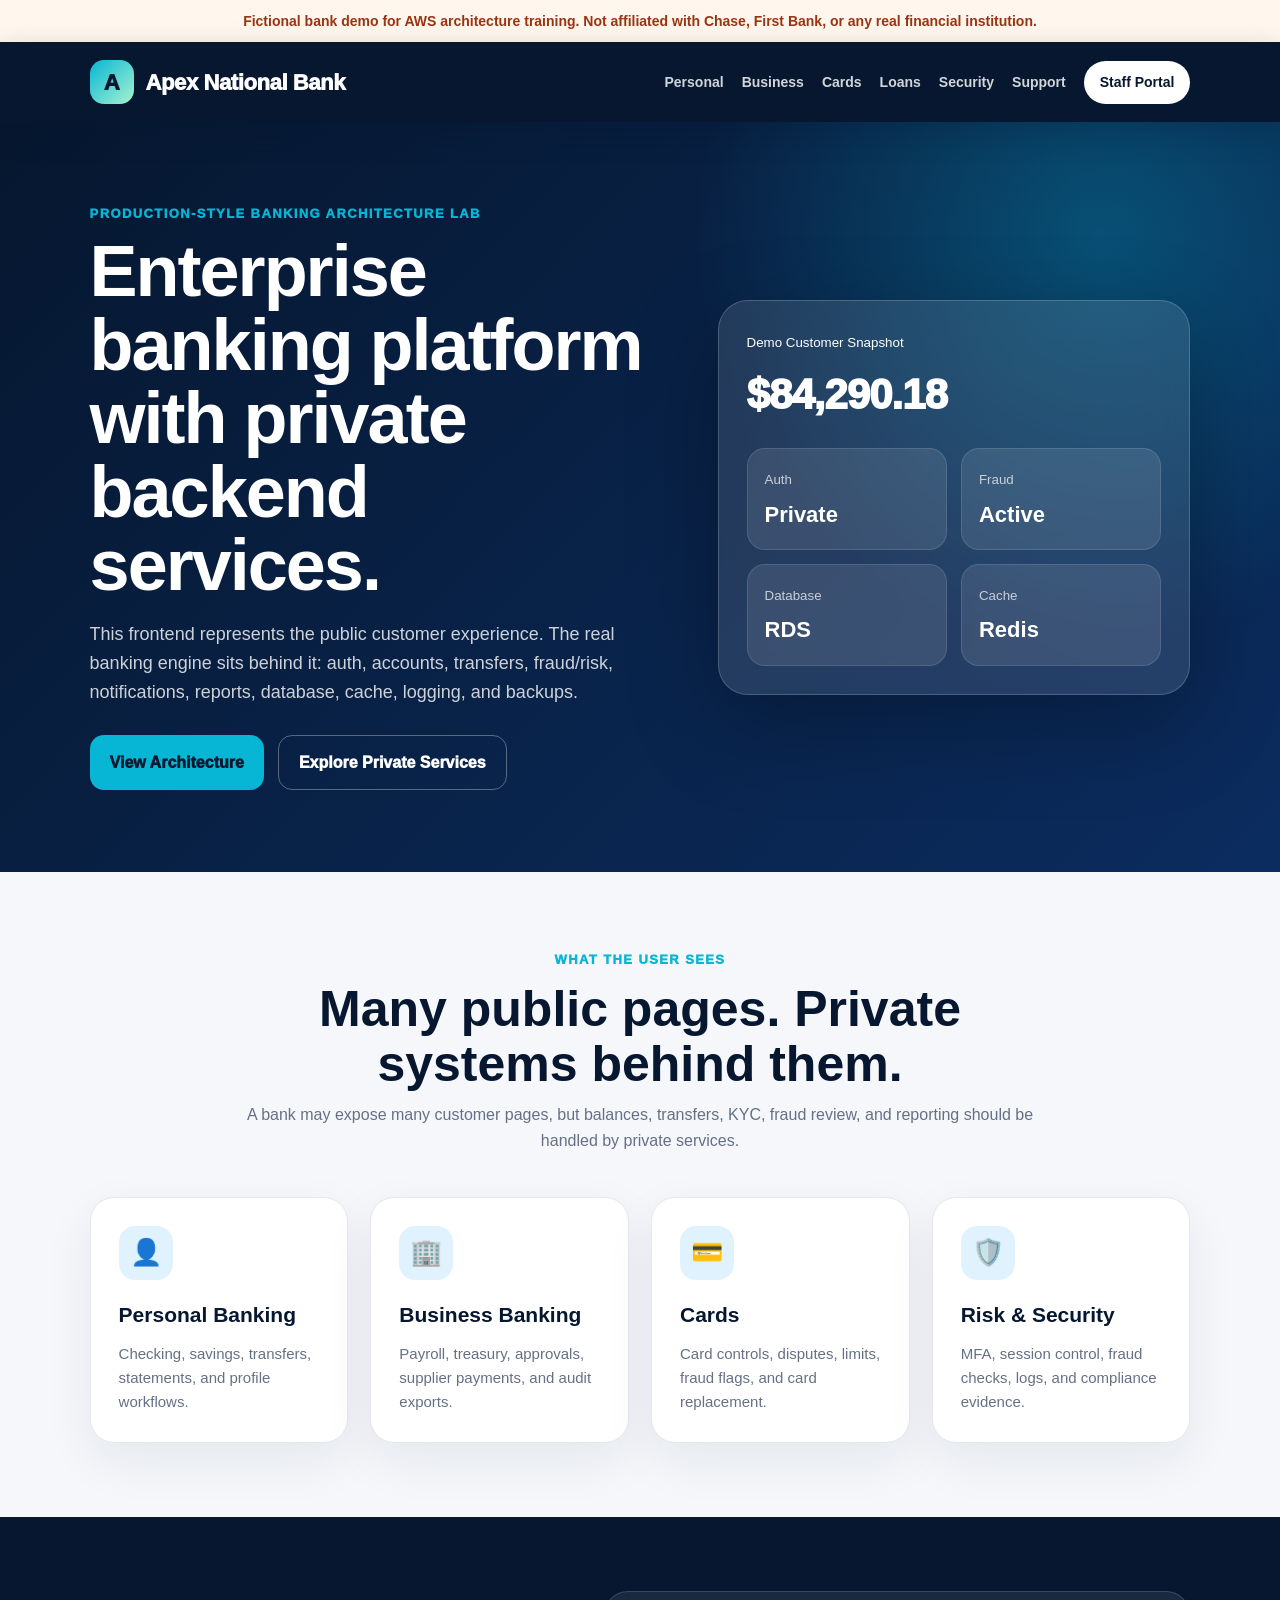
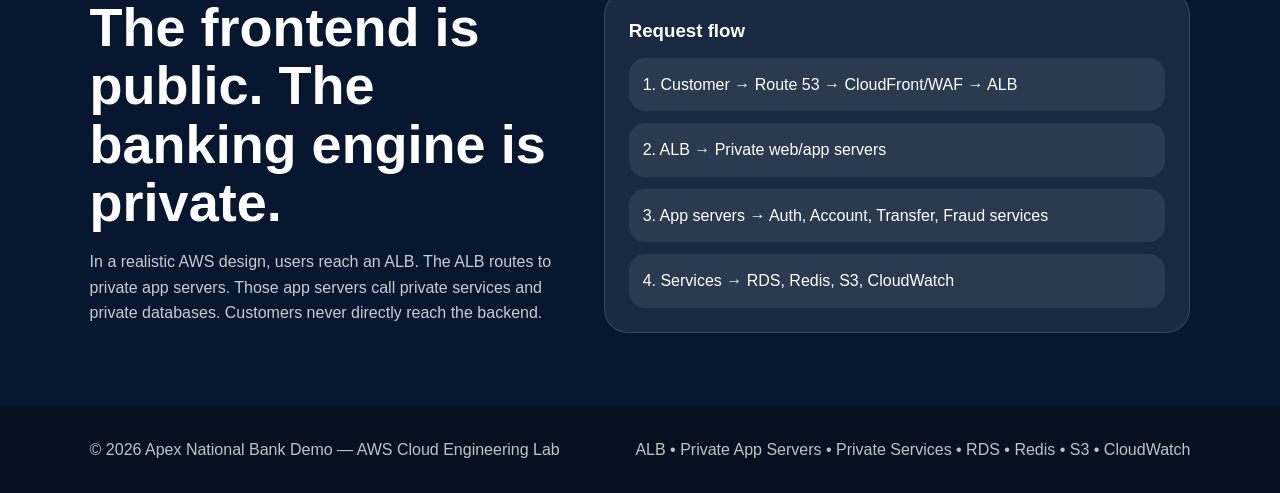
<file: web-frontend/index.html>
<!DOCTYPE html>
<html lang="en">
<head>
  <meta charset="UTF-8"><meta name="viewport" content="width=device-width, initial-scale=1.0">
  <title>Apex National Bank | Enterprise Platform</title>
  <link rel="stylesheet" href="assets/css/styles.css">
</head>
<body>
  <div class="lab-banner">Fictional bank demo for AWS architecture training. Not affiliated with Chase, First Bank, or any real financial institution.</div>
  <nav class="navbar">
  <a class="brand" href="index.html"><span class="brand-badge">A</span>Apex National Bank</a>
  <div class="nav-links">
    <a href="personal.html">Personal</a>
    <a href="business.html">Business</a>
    <a href="cards.html">Cards</a>
    <a href="loans.html">Loans</a>
    <a href="security.html">Security</a>
    <a href="support.html">Support</a>
    <a class="login" href="staff-portal-placeholder.html">Staff Portal</a>
  </div>
</nav>
  
<section class="hero">
  <div>
    <div class="eyebrow">Production-style banking architecture lab</div>
    <h1>Enterprise banking platform with private backend services.</h1>
    <p>This frontend represents the public customer experience. The real banking engine sits behind it: auth, accounts, transfers, fraud/risk, notifications, reports, database, cache, logging, and backups.</p>
    <div class="actions">
      <a class="btn btn-primary" href="architecture.html">View Architecture</a>
      <a class="btn btn-outline" href="services.html">Explore Private Services</a>
    </div>
  </div>
  <div class="glass-card">
    <small>Demo Customer Snapshot</small>
    <div class="balance">$84,290.18</div>
    <div class="kpi-grid">
      <div class="kpi"><small>Auth</small><strong>Private</strong></div>
      <div class="kpi"><small>Fraud</small><strong>Active</strong></div>
      <div class="kpi"><small>Database</small><strong>RDS</strong></div>
      <div class="kpi"><small>Cache</small><strong>Redis</strong></div>
    </div>
  </div>
</section>
<section class="section">
  <div class="section-title">
    <span class="eyebrow">What the user sees</span>
    <h2>Many public pages. Private systems behind them.</h2>
    <p>A bank may expose many customer pages, but balances, transfers, KYC, fraud review, and reporting should be handled by private services.</p>
  </div>
  <div class="grid-4">
    <div class="card"><div class="icon">👤</div><h3>Personal Banking</h3><p>Checking, savings, transfers, statements, and profile workflows.</p></div>
    <div class="card"><div class="icon">🏢</div><h3>Business Banking</h3><p>Payroll, treasury, approvals, supplier payments, and audit exports.</p></div>
    <div class="card"><div class="icon">💳</div><h3>Cards</h3><p>Card controls, disputes, limits, fraud flags, and card replacement.</p></div>
    <div class="card"><div class="icon">🛡️</div><h3>Risk & Security</h3><p>MFA, session control, fraud checks, logs, and compliance evidence.</p></div>
  </div>
</section>
<section class="arch-band">
  <div>
    <h2>The frontend is public. The banking engine is private.</h2>
    <p>In a realistic AWS design, users reach an ALB. The ALB routes to private app servers. Those app servers call private services and private databases. Customers never directly reach the backend.</p>
  </div>
  <div class="flow-panel">
    <h3>Request flow</h3>
    <div class="flow-row">1. Customer → Route 53 → CloudFront/WAF → ALB</div>
    <div class="flow-row">2. ALB → Private web/app servers</div>
    <div class="flow-row">3. App servers → Auth, Account, Transfer, Fraud services</div>
    <div class="flow-row">4. Services → RDS, Redis, S3, CloudWatch</div>
  </div>
</section>

  <footer>
  <div>© 2026 Apex National Bank Demo — AWS Cloud Engineering Lab</div>
  <div>ALB • Private App Servers • Private Services • RDS • Redis • S3 • CloudWatch</div>
</footer>
  <script src="assets/js/app.js"></script>
</body>
</html>
</file>
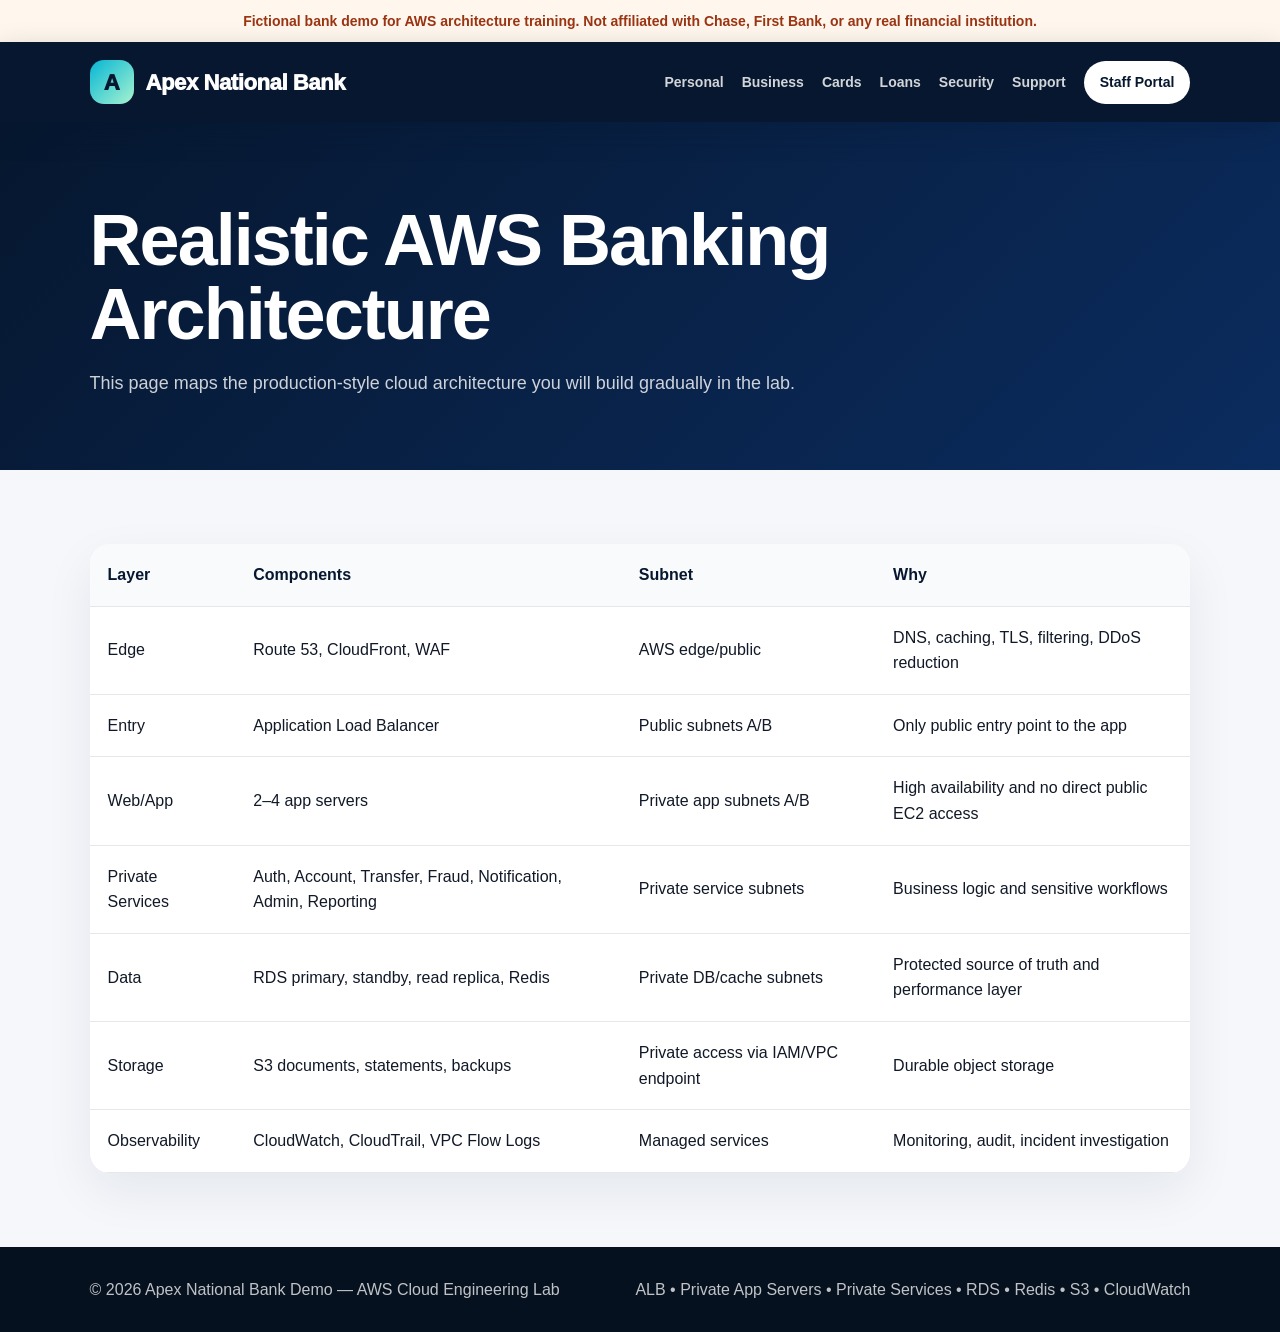
<file: web-frontend/architecture.html>
<!DOCTYPE html>
<html lang="en">
<head>
  <meta charset="UTF-8"><meta name="viewport" content="width=device-width, initial-scale=1.0">
  <title>Architecture | Apex National Bank</title>
  <link rel="stylesheet" href="assets/css/styles.css">
</head>
<body>
  <div class="lab-banner">Fictional bank demo for AWS architecture training. Not affiliated with Chase, First Bank, or any real financial institution.</div>
  <nav class="navbar">
  <a class="brand" href="index.html"><span class="brand-badge">A</span>Apex National Bank</a>
  <div class="nav-links">
    <a href="personal.html">Personal</a>
    <a href="business.html">Business</a>
    <a href="cards.html">Cards</a>
    <a href="loans.html">Loans</a>
    <a href="security.html">Security</a>
    <a href="support.html">Support</a>
    <a class="login" href="staff-portal-placeholder.html">Staff Portal</a>
  </div>
</nav>
  
<section class="page-header"><h1>Realistic AWS Banking Architecture</h1><p>This page maps the production-style cloud architecture you will build gradually in the lab.</p></section>
<section class="section">
<table class="table">
<thead><tr><th>Layer</th><th>Components</th><th>Subnet</th><th>Why</th></tr></thead>
<tbody>
<tr><td>Edge</td><td>Route 53, CloudFront, WAF</td><td>AWS edge/public</td><td>DNS, caching, TLS, filtering, DDoS reduction</td></tr>
<tr><td>Entry</td><td>Application Load Balancer</td><td>Public subnets A/B</td><td>Only public entry point to the app</td></tr>
<tr><td>Web/App</td><td>2–4 app servers</td><td>Private app subnets A/B</td><td>High availability and no direct public EC2 access</td></tr>
<tr><td>Private Services</td><td>Auth, Account, Transfer, Fraud, Notification, Admin, Reporting</td><td>Private service subnets</td><td>Business logic and sensitive workflows</td></tr>
<tr><td>Data</td><td>RDS primary, standby, read replica, Redis</td><td>Private DB/cache subnets</td><td>Protected source of truth and performance layer</td></tr>
<tr><td>Storage</td><td>S3 documents, statements, backups</td><td>Private access via IAM/VPC endpoint</td><td>Durable object storage</td></tr>
<tr><td>Observability</td><td>CloudWatch, CloudTrail, VPC Flow Logs</td><td>Managed services</td><td>Monitoring, audit, incident investigation</td></tr>
</tbody>
</table>
</section>

  <footer>
  <div>© 2026 Apex National Bank Demo — AWS Cloud Engineering Lab</div>
  <div>ALB • Private App Servers • Private Services • RDS • Redis • S3 • CloudWatch</div>
</footer>
  <script src="assets/js/app.js"></script>
</body>
</html>
</file>
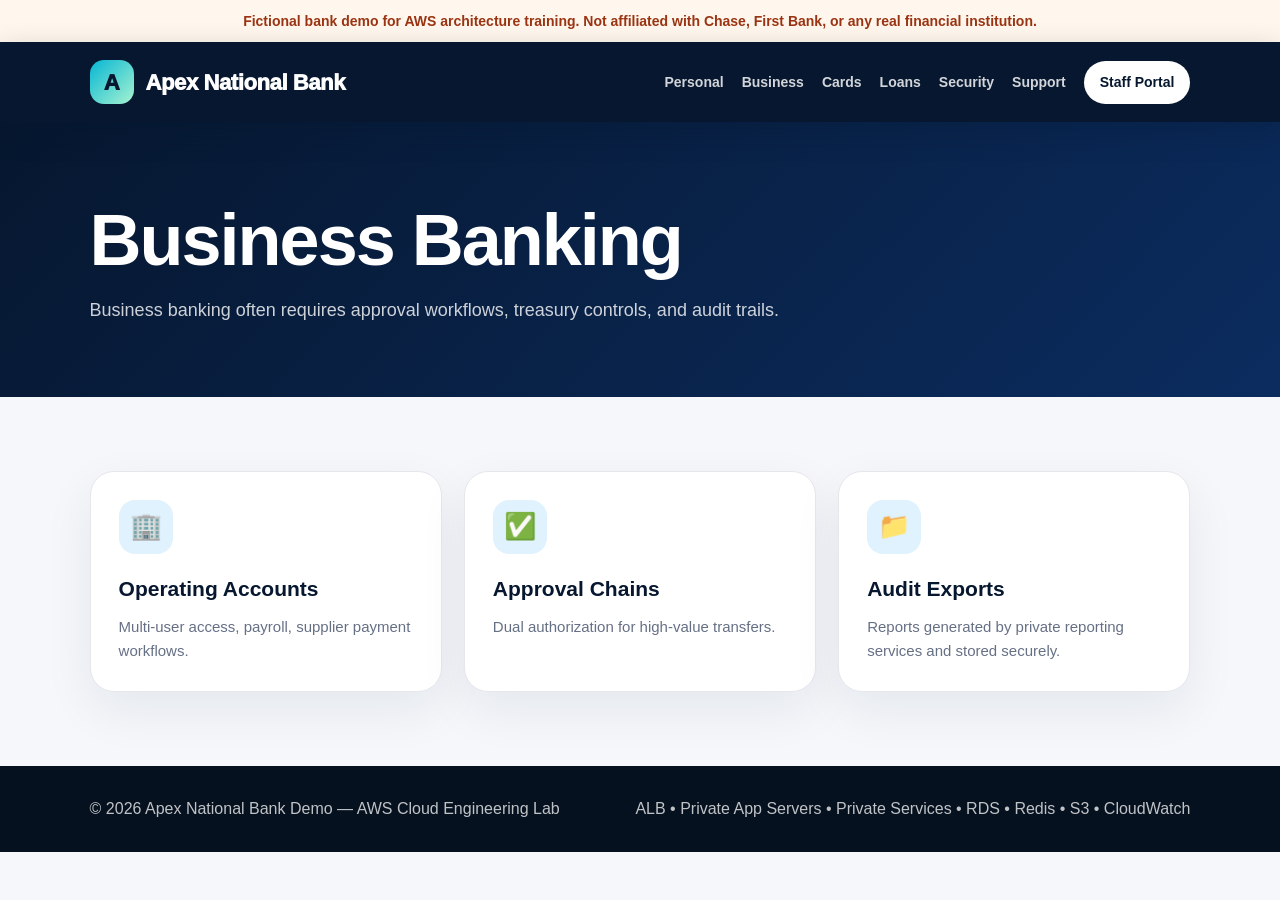
<file: web-frontend/business.html>
<!DOCTYPE html>
<html lang="en">
<head>
  <meta charset="UTF-8"><meta name="viewport" content="width=device-width, initial-scale=1.0">
  <title>Business Banking | Apex National Bank</title>
  <link rel="stylesheet" href="assets/css/styles.css">
</head>
<body>
  <div class="lab-banner">Fictional bank demo for AWS architecture training. Not affiliated with Chase, First Bank, or any real financial institution.</div>
  <nav class="navbar">
  <a class="brand" href="index.html"><span class="brand-badge">A</span>Apex National Bank</a>
  <div class="nav-links">
    <a href="personal.html">Personal</a>
    <a href="business.html">Business</a>
    <a href="cards.html">Cards</a>
    <a href="loans.html">Loans</a>
    <a href="security.html">Security</a>
    <a href="support.html">Support</a>
    <a class="login" href="staff-portal-placeholder.html">Staff Portal</a>
  </div>
</nav>
  
<section class="page-header"><h1>Business Banking</h1><p>Business banking often requires approval workflows, treasury controls, and audit trails.</p></section>
<section class="section"><div class="grid-3">
<div class="card"><div class="icon">🏢</div><h3>Operating Accounts</h3><p>Multi-user access, payroll, supplier payment workflows.</p></div>
<div class="card"><div class="icon">✅</div><h3>Approval Chains</h3><p>Dual authorization for high-value transfers.</p></div>
<div class="card"><div class="icon">📁</div><h3>Audit Exports</h3><p>Reports generated by private reporting services and stored securely.</p></div>
</div></section>

  <footer>
  <div>© 2026 Apex National Bank Demo — AWS Cloud Engineering Lab</div>
  <div>ALB • Private App Servers • Private Services • RDS • Redis • S3 • CloudWatch</div>
</footer>
  <script src="assets/js/app.js"></script>
</body>
</html>
</file>
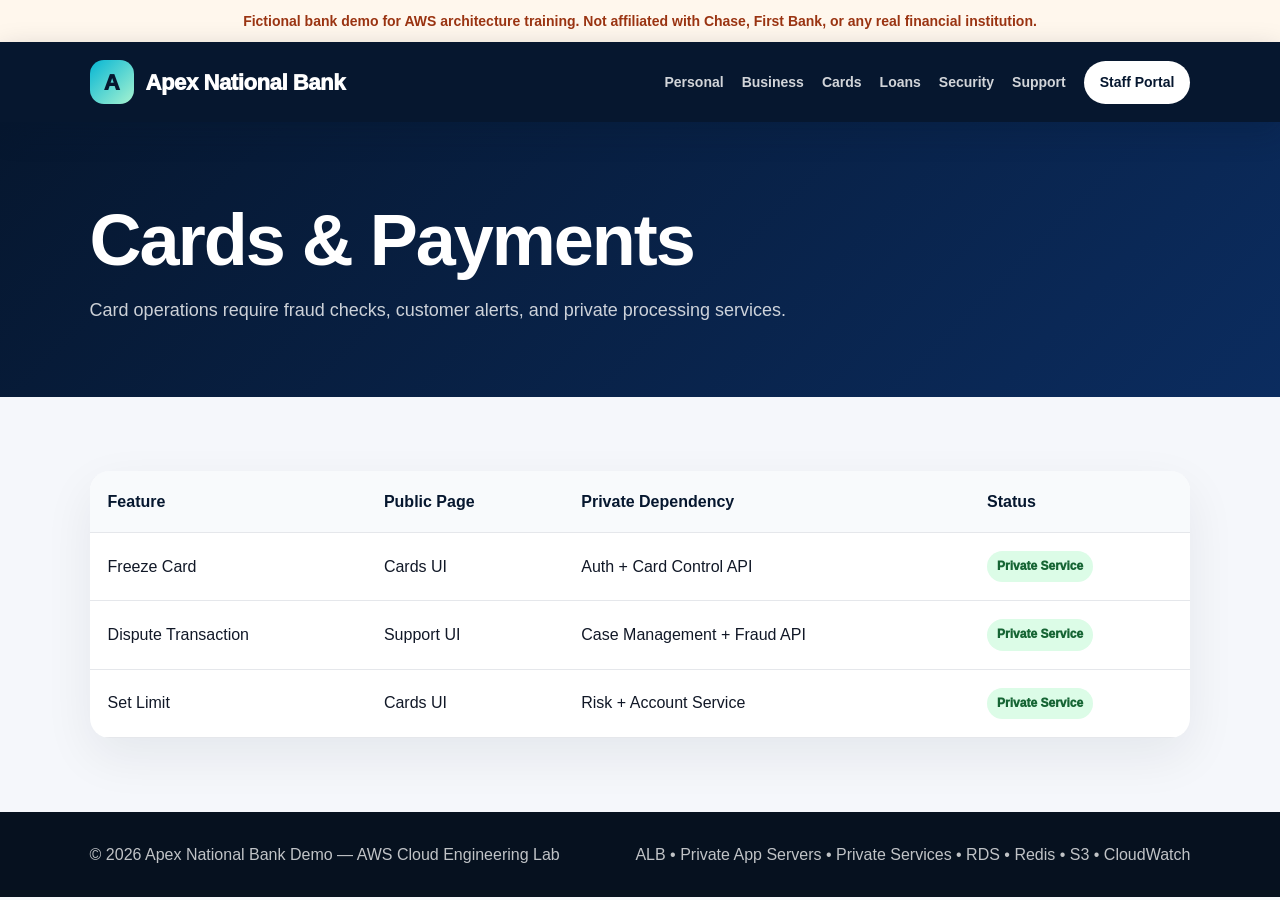
<file: web-frontend/cards.html>
<!DOCTYPE html>
<html lang="en">
<head>
  <meta charset="UTF-8"><meta name="viewport" content="width=device-width, initial-scale=1.0">
  <title>Cards | Apex National Bank</title>
  <link rel="stylesheet" href="assets/css/styles.css">
</head>
<body>
  <div class="lab-banner">Fictional bank demo for AWS architecture training. Not affiliated with Chase, First Bank, or any real financial institution.</div>
  <nav class="navbar">
  <a class="brand" href="index.html"><span class="brand-badge">A</span>Apex National Bank</a>
  <div class="nav-links">
    <a href="personal.html">Personal</a>
    <a href="business.html">Business</a>
    <a href="cards.html">Cards</a>
    <a href="loans.html">Loans</a>
    <a href="security.html">Security</a>
    <a href="support.html">Support</a>
    <a class="login" href="staff-portal-placeholder.html">Staff Portal</a>
  </div>
</nav>
  
<section class="page-header"><h1>Cards & Payments</h1><p>Card operations require fraud checks, customer alerts, and private processing services.</p></section>
<section class="section"><table class="table"><thead><tr><th>Feature</th><th>Public Page</th><th>Private Dependency</th><th>Status</th></tr></thead><tbody>
<tr><td>Freeze Card</td><td>Cards UI</td><td>Auth + Card Control API</td><td><span class="badge green">Private Service</span></td></tr>
<tr><td>Dispute Transaction</td><td>Support UI</td><td>Case Management + Fraud API</td><td><span class="badge green">Private Service</span></td></tr>
<tr><td>Set Limit</td><td>Cards UI</td><td>Risk + Account Service</td><td><span class="badge green">Private Service</span></td></tr>
</tbody></table></section>

  <footer>
  <div>© 2026 Apex National Bank Demo — AWS Cloud Engineering Lab</div>
  <div>ALB • Private App Servers • Private Services • RDS • Redis • S3 • CloudWatch</div>
</footer>
  <script src="assets/js/app.js"></script>
</body>
</html>
</file>
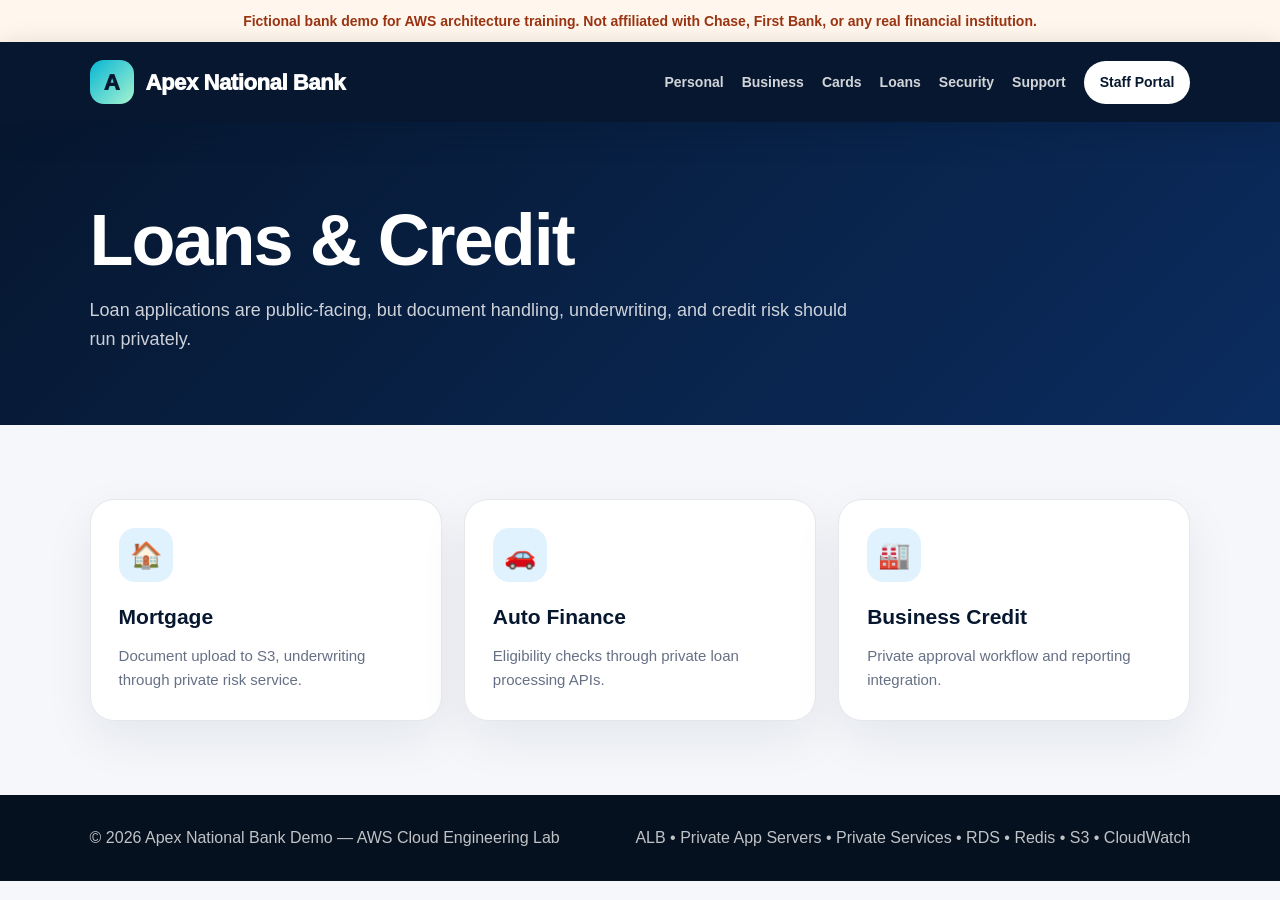
<file: web-frontend/loans.html>
<!DOCTYPE html>
<html lang="en">
<head>
  <meta charset="UTF-8"><meta name="viewport" content="width=device-width, initial-scale=1.0">
  <title>Loans | Apex National Bank</title>
  <link rel="stylesheet" href="assets/css/styles.css">
</head>
<body>
  <div class="lab-banner">Fictional bank demo for AWS architecture training. Not affiliated with Chase, First Bank, or any real financial institution.</div>
  <nav class="navbar">
  <a class="brand" href="index.html"><span class="brand-badge">A</span>Apex National Bank</a>
  <div class="nav-links">
    <a href="personal.html">Personal</a>
    <a href="business.html">Business</a>
    <a href="cards.html">Cards</a>
    <a href="loans.html">Loans</a>
    <a href="security.html">Security</a>
    <a href="support.html">Support</a>
    <a class="login" href="staff-portal-placeholder.html">Staff Portal</a>
  </div>
</nav>
  
<section class="page-header"><h1>Loans & Credit</h1><p>Loan applications are public-facing, but document handling, underwriting, and credit risk should run privately.</p></section>
<section class="section"><div class="grid-3">
<div class="card"><div class="icon">🏠</div><h3>Mortgage</h3><p>Document upload to S3, underwriting through private risk service.</p></div>
<div class="card"><div class="icon">🚗</div><h3>Auto Finance</h3><p>Eligibility checks through private loan processing APIs.</p></div>
<div class="card"><div class="icon">🏭</div><h3>Business Credit</h3><p>Private approval workflow and reporting integration.</p></div>
</div></section>

  <footer>
  <div>© 2026 Apex National Bank Demo — AWS Cloud Engineering Lab</div>
  <div>ALB • Private App Servers • Private Services • RDS • Redis • S3 • CloudWatch</div>
</footer>
  <script src="assets/js/app.js"></script>
</body>
</html>
</file>
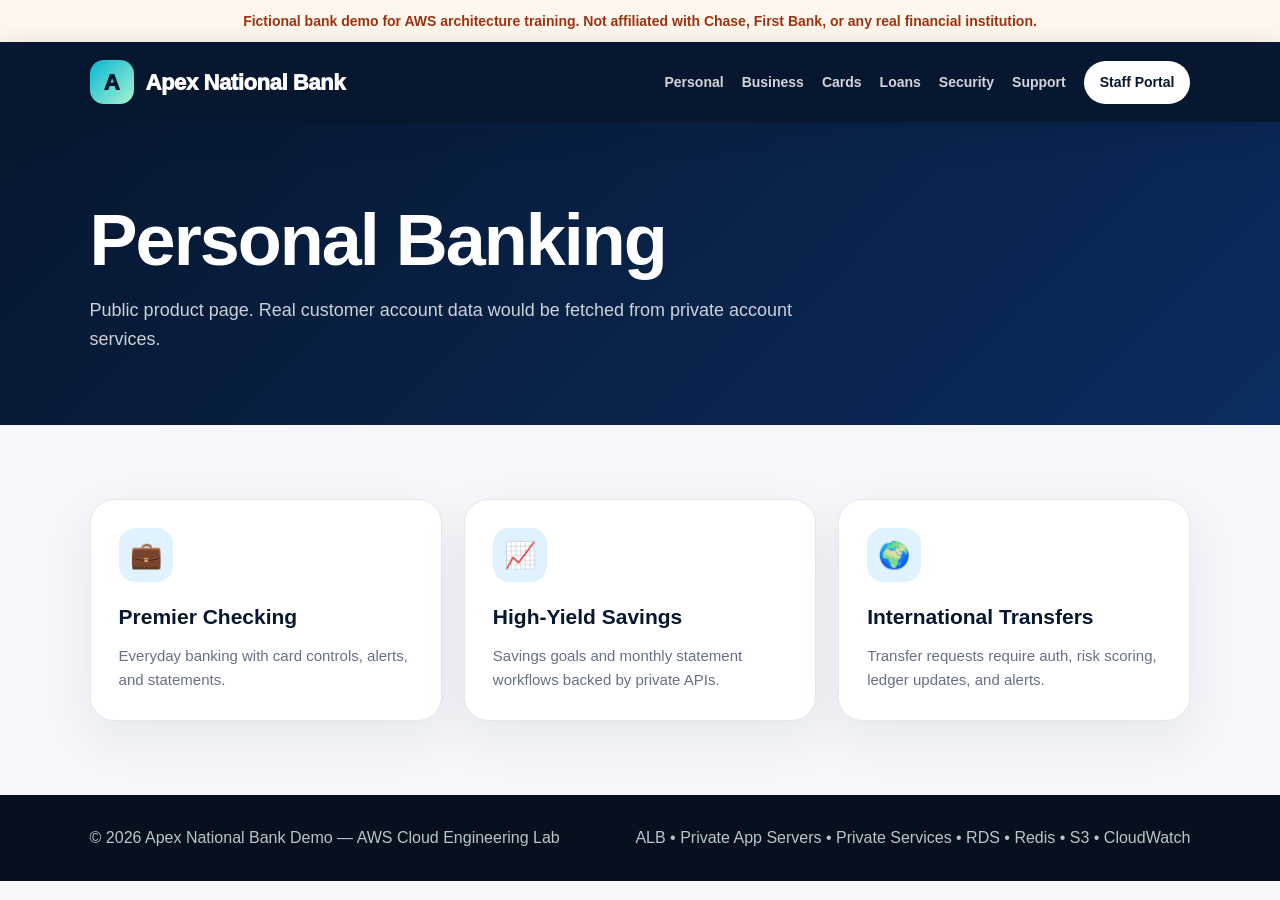
<file: web-frontend/personal.html>
<!DOCTYPE html>
<html lang="en">
<head>
  <meta charset="UTF-8"><meta name="viewport" content="width=device-width, initial-scale=1.0">
  <title>Personal Banking | Apex National Bank</title>
  <link rel="stylesheet" href="assets/css/styles.css">
</head>
<body>
  <div class="lab-banner">Fictional bank demo for AWS architecture training. Not affiliated with Chase, First Bank, or any real financial institution.</div>
  <nav class="navbar">
  <a class="brand" href="index.html"><span class="brand-badge">A</span>Apex National Bank</a>
  <div class="nav-links">
    <a href="personal.html">Personal</a>
    <a href="business.html">Business</a>
    <a href="cards.html">Cards</a>
    <a href="loans.html">Loans</a>
    <a href="security.html">Security</a>
    <a href="support.html">Support</a>
    <a class="login" href="staff-portal-placeholder.html">Staff Portal</a>
  </div>
</nav>
  
<section class="page-header"><h1>Personal Banking</h1><p>Public product page. Real customer account data would be fetched from private account services.</p></section>
<section class="section"><div class="grid-3">
<div class="card"><div class="icon">💼</div><h3>Premier Checking</h3><p>Everyday banking with card controls, alerts, and statements.</p></div>
<div class="card"><div class="icon">📈</div><h3>High-Yield Savings</h3><p>Savings goals and monthly statement workflows backed by private APIs.</p></div>
<div class="card"><div class="icon">🌍</div><h3>International Transfers</h3><p>Transfer requests require auth, risk scoring, ledger updates, and alerts.</p></div>
</div></section>

  <footer>
  <div>© 2026 Apex National Bank Demo — AWS Cloud Engineering Lab</div>
  <div>ALB • Private App Servers • Private Services • RDS • Redis • S3 • CloudWatch</div>
</footer>
  <script src="assets/js/app.js"></script>
</body>
</html>
</file>
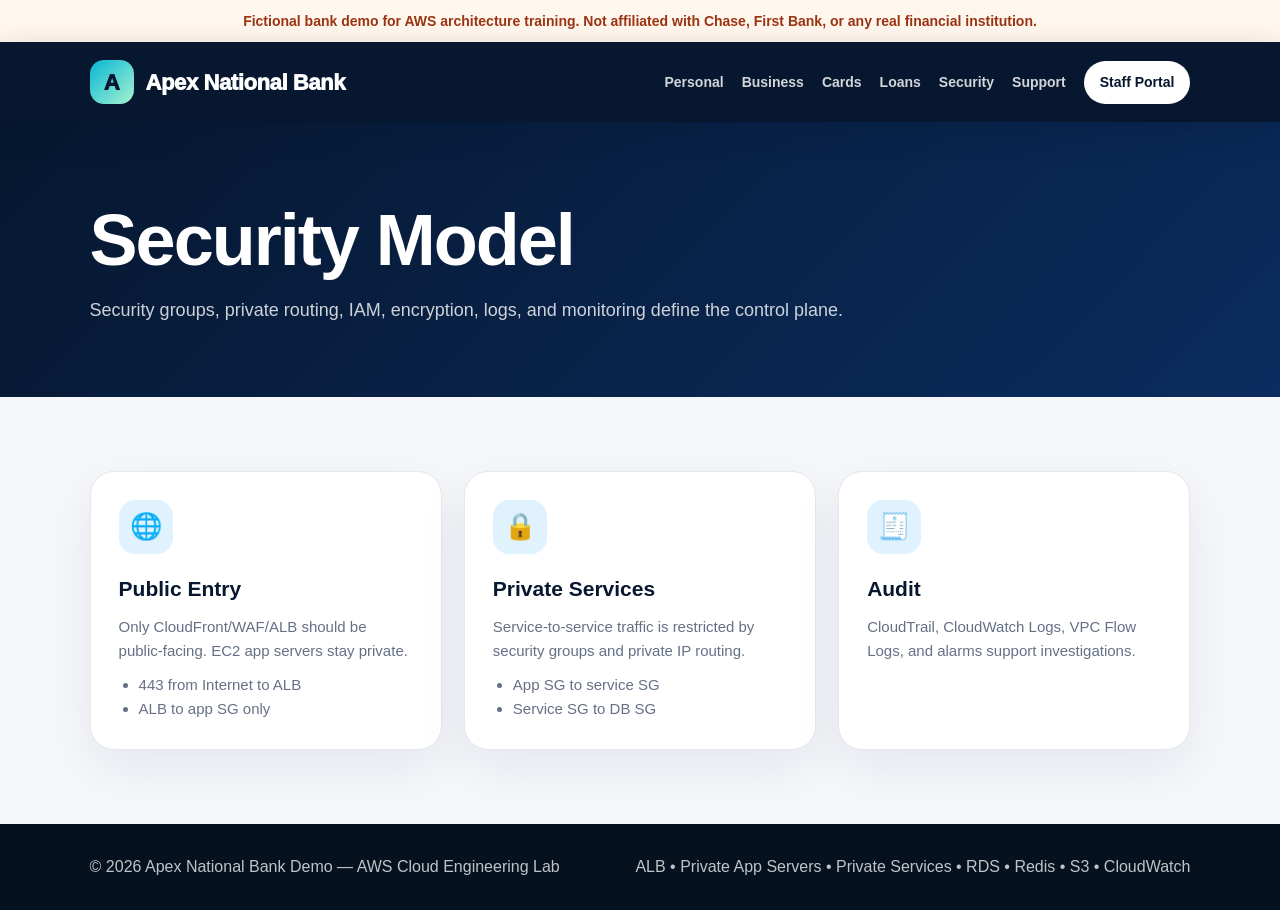
<file: web-frontend/security.html>
<!DOCTYPE html>
<html lang="en">
<head>
  <meta charset="UTF-8"><meta name="viewport" content="width=device-width, initial-scale=1.0">
  <title>Security | Apex National Bank</title>
  <link rel="stylesheet" href="assets/css/styles.css">
</head>
<body>
  <div class="lab-banner">Fictional bank demo for AWS architecture training. Not affiliated with Chase, First Bank, or any real financial institution.</div>
  <nav class="navbar">
  <a class="brand" href="index.html"><span class="brand-badge">A</span>Apex National Bank</a>
  <div class="nav-links">
    <a href="personal.html">Personal</a>
    <a href="business.html">Business</a>
    <a href="cards.html">Cards</a>
    <a href="loans.html">Loans</a>
    <a href="security.html">Security</a>
    <a href="support.html">Support</a>
    <a class="login" href="staff-portal-placeholder.html">Staff Portal</a>
  </div>
</nav>
  
<section class="page-header"><h1>Security Model</h1><p>Security groups, private routing, IAM, encryption, logs, and monitoring define the control plane.</p></section>
<section class="section"><div class="grid-3">
<div class="card"><div class="icon">🌐</div><h3>Public Entry</h3><p>Only CloudFront/WAF/ALB should be public-facing. EC2 app servers stay private.</p><ul><li>443 from Internet to ALB</li><li>ALB to app SG only</li></ul></div>
<div class="card"><div class="icon">🔒</div><h3>Private Services</h3><p>Service-to-service traffic is restricted by security groups and private IP routing.</p><ul><li>App SG to service SG</li><li>Service SG to DB SG</li></ul></div>
<div class="card"><div class="icon">🧾</div><h3>Audit</h3><p>CloudTrail, CloudWatch Logs, VPC Flow Logs, and alarms support investigations.</p></div>
</div></section>

  <footer>
  <div>© 2026 Apex National Bank Demo — AWS Cloud Engineering Lab</div>
  <div>ALB • Private App Servers • Private Services • RDS • Redis • S3 • CloudWatch</div>
</footer>
  <script src="assets/js/app.js"></script>
</body>
</html>
</file>
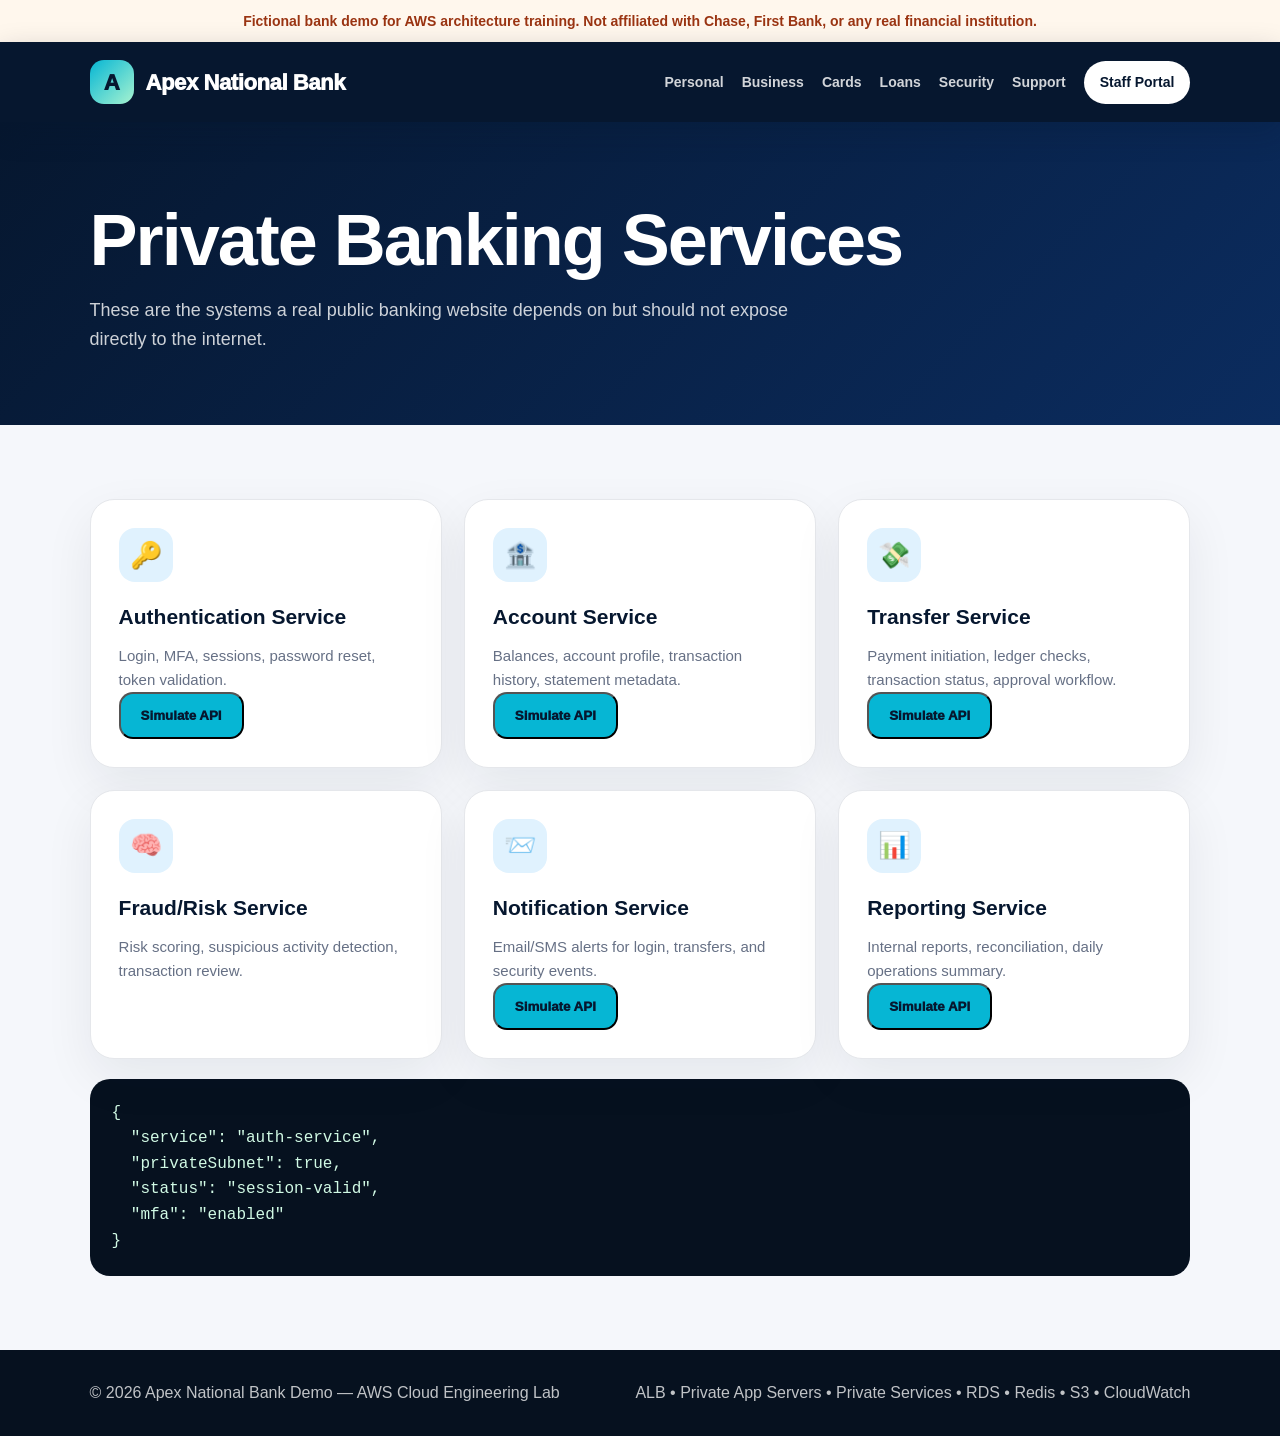
<file: web-frontend/services.html>
<!DOCTYPE html>
<html lang="en">
<head>
  <meta charset="UTF-8"><meta name="viewport" content="width=device-width, initial-scale=1.0">
  <title>Private Services | Apex National Bank</title>
  <link rel="stylesheet" href="assets/css/styles.css">
</head>
<body>
  <div class="lab-banner">Fictional bank demo for AWS architecture training. Not affiliated with Chase, First Bank, or any real financial institution.</div>
  <nav class="navbar">
  <a class="brand" href="index.html"><span class="brand-badge">A</span>Apex National Bank</a>
  <div class="nav-links">
    <a href="personal.html">Personal</a>
    <a href="business.html">Business</a>
    <a href="cards.html">Cards</a>
    <a href="loans.html">Loans</a>
    <a href="security.html">Security</a>
    <a href="support.html">Support</a>
    <a class="login" href="staff-portal-placeholder.html">Staff Portal</a>
  </div>
</nav>
  
<section class="page-header"><h1>Private Banking Services</h1><p>These are the systems a real public banking website depends on but should not expose directly to the internet.</p></section>
<section class="section">
<div class="grid-3">
  <div class="card"><div class="icon">🔑</div><h3>Authentication Service</h3><p>Login, MFA, sessions, password reset, token validation.</p><button class="btn btn-primary" data-endpoint="/api/auth/session" onclick="simulatePrivateApi(this.dataset.endpoint)">Simulate API</button></div>
  <div class="card"><div class="icon">🏦</div><h3>Account Service</h3><p>Balances, account profile, transaction history, statement metadata.</p><button class="btn btn-primary" data-endpoint="/api/accounts/summary" onclick="simulatePrivateApi(this.dataset.endpoint)">Simulate API</button></div>
  <div class="card"><div class="icon">💸</div><h3>Transfer Service</h3><p>Payment initiation, ledger checks, transaction status, approval workflow.</p><button class="btn btn-primary" data-endpoint="/api/transfers/risk-check" onclick="simulatePrivateApi(this.dataset.endpoint)">Simulate API</button></div>
  <div class="card"><div class="icon">🧠</div><h3>Fraud/Risk Service</h3><p>Risk scoring, suspicious activity detection, transaction review.</p></div>
  <div class="card"><div class="icon">📨</div><h3>Notification Service</h3><p>Email/SMS alerts for login, transfers, and security events.</p><button class="btn btn-primary" data-endpoint="/api/notifications/send" onclick="simulatePrivateApi(this.dataset.endpoint)">Simulate API</button></div>
  <div class="card"><div class="icon">📊</div><h3>Reporting Service</h3><p>Internal reports, reconciliation, daily operations summary.</p><button class="btn btn-primary" data-endpoint="/api/reports/daily" onclick="simulatePrivateApi(this.dataset.endpoint)">Simulate API</button></div>
</div>
<pre id="api-output" class="api-console"></pre>
</section>

  <footer>
  <div>© 2026 Apex National Bank Demo — AWS Cloud Engineering Lab</div>
  <div>ALB • Private App Servers • Private Services • RDS • Redis • S3 • CloudWatch</div>
</footer>
  <script src="assets/js/app.js"></script>
</body>
</html>
</file>
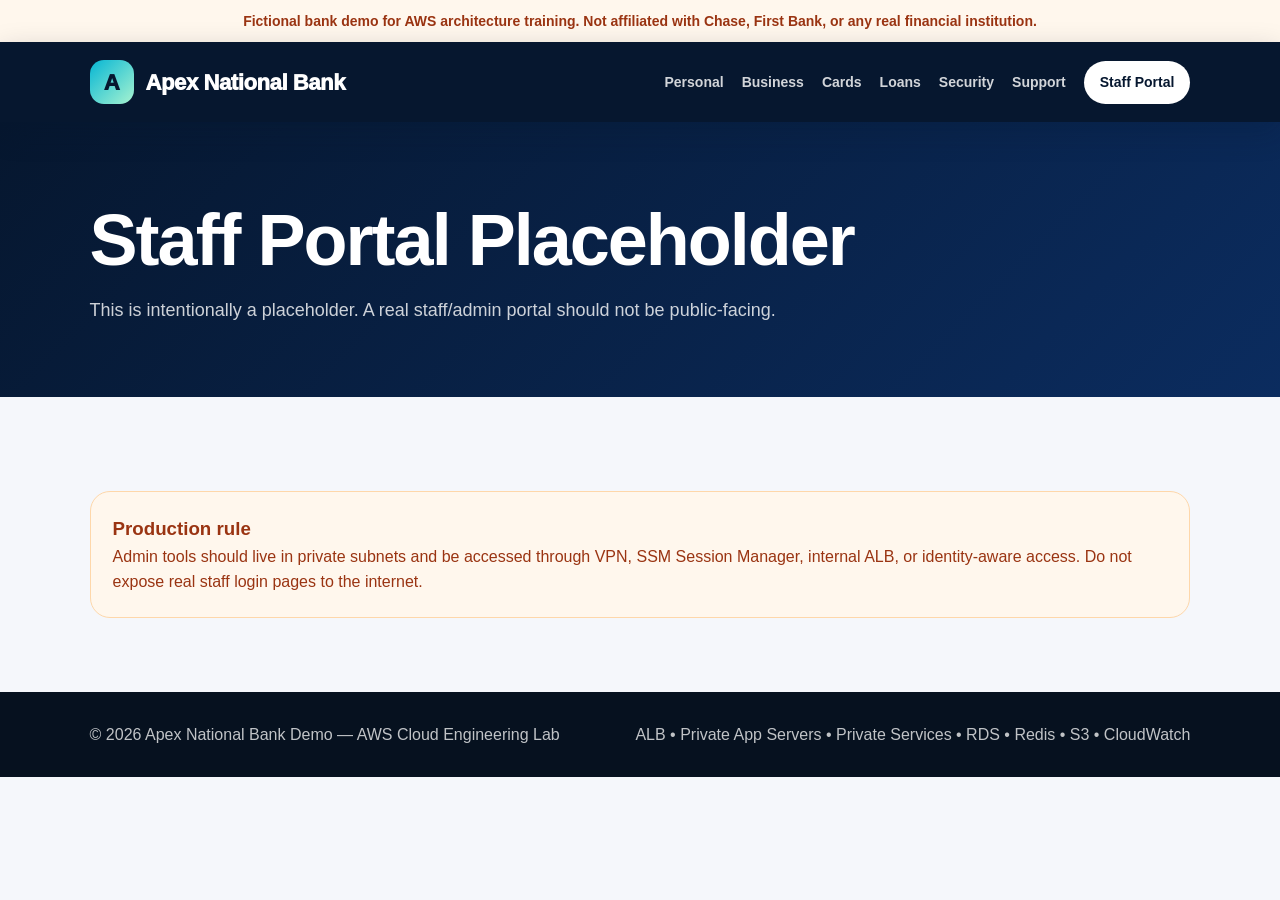
<file: web-frontend/staff-portal-placeholder.html>
<!DOCTYPE html>
<html lang="en">
<head>
  <meta charset="UTF-8"><meta name="viewport" content="width=device-width, initial-scale=1.0">
  <title>Staff Portal Placeholder | Apex National Bank</title>
  <link rel="stylesheet" href="assets/css/styles.css">
</head>
<body>
  <div class="lab-banner">Fictional bank demo for AWS architecture training. Not affiliated with Chase, First Bank, or any real financial institution.</div>
  <nav class="navbar">
  <a class="brand" href="index.html"><span class="brand-badge">A</span>Apex National Bank</a>
  <div class="nav-links">
    <a href="personal.html">Personal</a>
    <a href="business.html">Business</a>
    <a href="cards.html">Cards</a>
    <a href="loans.html">Loans</a>
    <a href="security.html">Security</a>
    <a href="support.html">Support</a>
    <a class="login" href="staff-portal-placeholder.html">Staff Portal</a>
  </div>
</nav>
  
<section class="page-header"><h1>Staff Portal Placeholder</h1><p>This is intentionally a placeholder. A real staff/admin portal should not be public-facing.</p></section>
<section class="section"><div class="warning-box"><h3>Production rule</h3><p>Admin tools should live in private subnets and be accessed through VPN, SSM Session Manager, internal ALB, or identity-aware access. Do not expose real staff login pages to the internet.</p></div></section>

  <footer>
  <div>© 2026 Apex National Bank Demo — AWS Cloud Engineering Lab</div>
  <div>ALB • Private App Servers • Private Services • RDS • Redis • S3 • CloudWatch</div>
</footer>
  <script src="assets/js/app.js"></script>
</body>
</html>
</file>
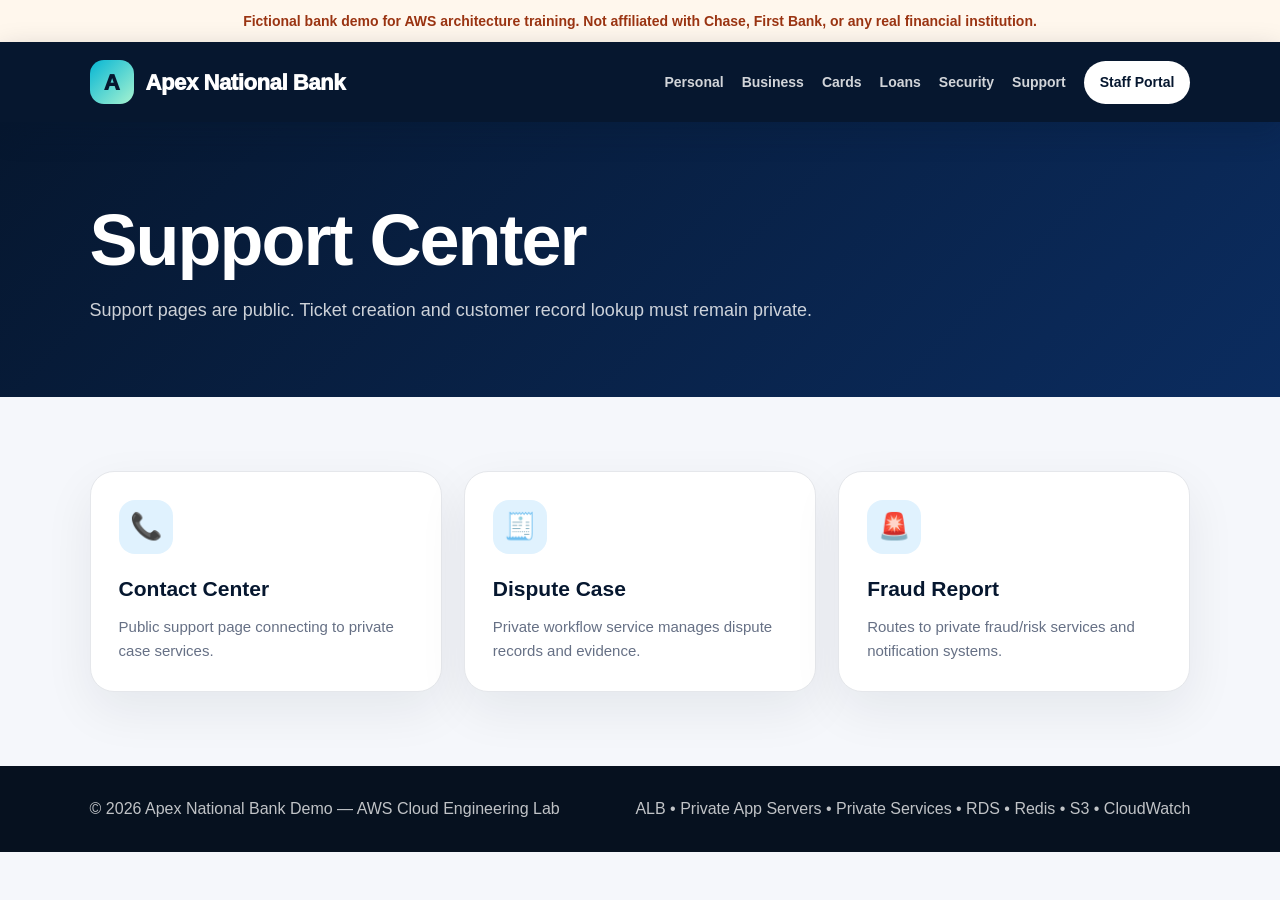
<file: web-frontend/support.html>
<!DOCTYPE html>
<html lang="en">
<head>
  <meta charset="UTF-8"><meta name="viewport" content="width=device-width, initial-scale=1.0">
  <title>Support | Apex National Bank</title>
  <link rel="stylesheet" href="assets/css/styles.css">
</head>
<body>
  <div class="lab-banner">Fictional bank demo for AWS architecture training. Not affiliated with Chase, First Bank, or any real financial institution.</div>
  <nav class="navbar">
  <a class="brand" href="index.html"><span class="brand-badge">A</span>Apex National Bank</a>
  <div class="nav-links">
    <a href="personal.html">Personal</a>
    <a href="business.html">Business</a>
    <a href="cards.html">Cards</a>
    <a href="loans.html">Loans</a>
    <a href="security.html">Security</a>
    <a href="support.html">Support</a>
    <a class="login" href="staff-portal-placeholder.html">Staff Portal</a>
  </div>
</nav>
  
<section class="page-header"><h1>Support Center</h1><p>Support pages are public. Ticket creation and customer record lookup must remain private.</p></section>
<section class="section"><div class="grid-3">
<div class="card"><div class="icon">📞</div><h3>Contact Center</h3><p>Public support page connecting to private case services.</p></div>
<div class="card"><div class="icon">🧾</div><h3>Dispute Case</h3><p>Private workflow service manages dispute records and evidence.</p></div>
<div class="card"><div class="icon">🚨</div><h3>Fraud Report</h3><p>Routes to private fraud/risk services and notification systems.</p></div>
</div></section>

  <footer>
  <div>© 2026 Apex National Bank Demo — AWS Cloud Engineering Lab</div>
  <div>ALB • Private App Servers • Private Services • RDS • Redis • S3 • CloudWatch</div>
</footer>
  <script src="assets/js/app.js"></script>
</body>
</html>
</file>
<file: web-frontend/assets/css/styles.css>
:root{
  --navy:#06172f;--navy2:#0b2c5f;--blue:#1d4ed8;--cyan:#06b6d4;--gold:#f59e0b;
  --green:#16a34a;--red:#dc2626;--bg:#f5f7fb;--card:#fff;--text:#111827;--muted:#667085;--border:#e5e7eb;
}
*{box-sizing:border-box;margin:0;padding:0}
body{font-family:Inter,-apple-system,BlinkMacSystemFont,"Segoe UI",Arial,sans-serif;background:var(--bg);color:var(--text);line-height:1.6}
a{text-decoration:none;color:inherit}
.lab-banner{background:#fff7ed;color:#9a3412;text-align:center;font-weight:800;padding:10px 7%;font-size:14px}
.navbar{background:var(--navy);color:white;padding:18px 7%;display:flex;justify-content:space-between;align-items:center;position:sticky;top:0;z-index:100;box-shadow:0 10px 30px rgba(6,23,47,.22)}
.brand{display:flex;gap:12px;align-items:center;font-size:22px;font-weight:950;letter-spacing:-.4px}
.brand-badge{width:44px;height:44px;border-radius:14px;background:linear-gradient(135deg,var(--cyan),#a7f3d0);display:grid;place-items:center;color:var(--navy);font-weight:950}
.nav-links{display:flex;gap:18px;align-items:center;font-weight:800;font-size:14px}
.nav-links a{color:rgba(255,255,255,.82)}.nav-links a:hover{color:white}.login{background:white;color:var(--navy)!important;border-radius:999px;padding:10px 16px}
.hero{background:radial-gradient(circle at 86% 15%,rgba(6,182,212,.30),transparent 32%),linear-gradient(135deg,var(--navy),var(--navy2));color:white;padding:82px 7%;display:grid;grid-template-columns:1.1fr .9fr;gap:50px;align-items:center}
.eyebrow{font-size:13px;letter-spacing:1.4px;text-transform:uppercase;font-weight:950;color:var(--cyan)}
.hero h1,.page-header h1{font-size:clamp(42px,6vw,72px);line-height:1.02;letter-spacing:-2px;margin:10px 0 18px}
.hero p,.page-header p{color:rgba(255,255,255,.80);font-size:18px;max-width:760px}
.actions{display:flex;gap:14px;margin-top:28px;flex-wrap:wrap}
.btn{display:inline-flex;align-items:center;justify-content:center;padding:14px 20px;border-radius:14px;font-weight:950}
.btn-primary{background:var(--cyan);color:var(--navy)}.btn-outline{border:1px solid rgba(255,255,255,.32);color:white}
.glass-card{background:rgba(255,255,255,.11);border:1px solid rgba(255,255,255,.18);border-radius:30px;padding:28px;box-shadow:0 30px 90px rgba(0,0,0,.28);backdrop-filter:blur(18px)}
.balance{font-size:42px;font-weight:950;letter-spacing:-1px;margin:6px 0 20px}
.kpi-grid{display:grid;grid-template-columns:repeat(2,1fr);gap:14px}
.kpi{background:rgba(255,255,255,.10);border:1px solid rgba(255,255,255,.12);border-radius:18px;padding:17px}.kpi small{color:rgba(255,255,255,.72)}.kpi strong{display:block;font-size:22px;margin-top:5px}
.section{padding:74px 7%}.section-title{text-align:center;max-width:820px;margin:0 auto 44px}.section-title h2{font-size:clamp(30px,4vw,50px);color:var(--navy);line-height:1.1;margin:10px 0}.section-title p{color:var(--muted)}
.grid-3{display:grid;grid-template-columns:repeat(3,1fr);gap:22px}.grid-4{display:grid;grid-template-columns:repeat(4,1fr);gap:22px}
.card{background:var(--card);border:1px solid var(--border);border-radius:24px;padding:28px;box-shadow:0 18px 50px rgba(15,23,42,.07)}
.icon{width:54px;height:54px;border-radius:16px;background:#e0f2fe;display:grid;place-items:center;color:var(--blue);font-size:26px;margin-bottom:18px}
.card h3{color:var(--navy);font-size:21px;margin-bottom:10px}.card p,.card li{color:var(--muted);font-size:15px}.card ul{margin-top:10px;padding-left:20px}
.arch-band{background:var(--navy);color:white;padding:74px 7%;display:grid;grid-template-columns:.9fr 1.1fr;gap:34px;align-items:center}
.arch-band h2{font-size:clamp(32px,5vw,54px);line-height:1.08}.arch-band p{color:rgba(255,255,255,.78);margin-top:18px}
.flow-panel{background:rgba(255,255,255,.08);border:1px solid rgba(255,255,255,.14);border-radius:24px;padding:24px}
.flow-row{padding:14px;border-radius:16px;background:rgba(255,255,255,.08);margin-top:12px}
.page-header{background:linear-gradient(135deg,var(--navy),var(--navy2));color:white;padding:72px 7%}
.table{width:100%;border-collapse:collapse;background:white;border-radius:20px;overflow:hidden;box-shadow:0 18px 50px rgba(15,23,42,.07)}
.table th,.table td{padding:18px;border-bottom:1px solid var(--border);text-align:left}.table th{background:#f8fafc;color:var(--navy)}
.badge{display:inline-block;border-radius:999px;padding:6px 10px;font-size:12px;font-weight:950}.green{background:#dcfce7;color:#166534}.blue{background:#dbeafe;color:#1e40af}.red{background:#fee2e2;color:#991b1b}.gold{background:#fef3c7;color:#92400e}
.api-console{background:#06111f;color:#d1fae5;border-radius:20px;padding:22px;font-family:"SFMono-Regular",Consolas,monospace;white-space:pre-wrap;overflow:auto;margin-top:20px}
.warning-box{background:#fff7ed;border:1px solid #fed7aa;color:#9a3412;border-radius:20px;padding:22px;margin-top:20px}
footer{background:#06111f;color:rgba(255,255,255,.75);padding:30px 7%;display:flex;justify-content:space-between;gap:16px;flex-wrap:wrap}
@media(max-width:950px){.hero,.arch-band{display:block}.grid-3,.grid-4{grid-template-columns:1fr}.nav-links{display:none}.glass-card{margin-top:34px}}
</file>
